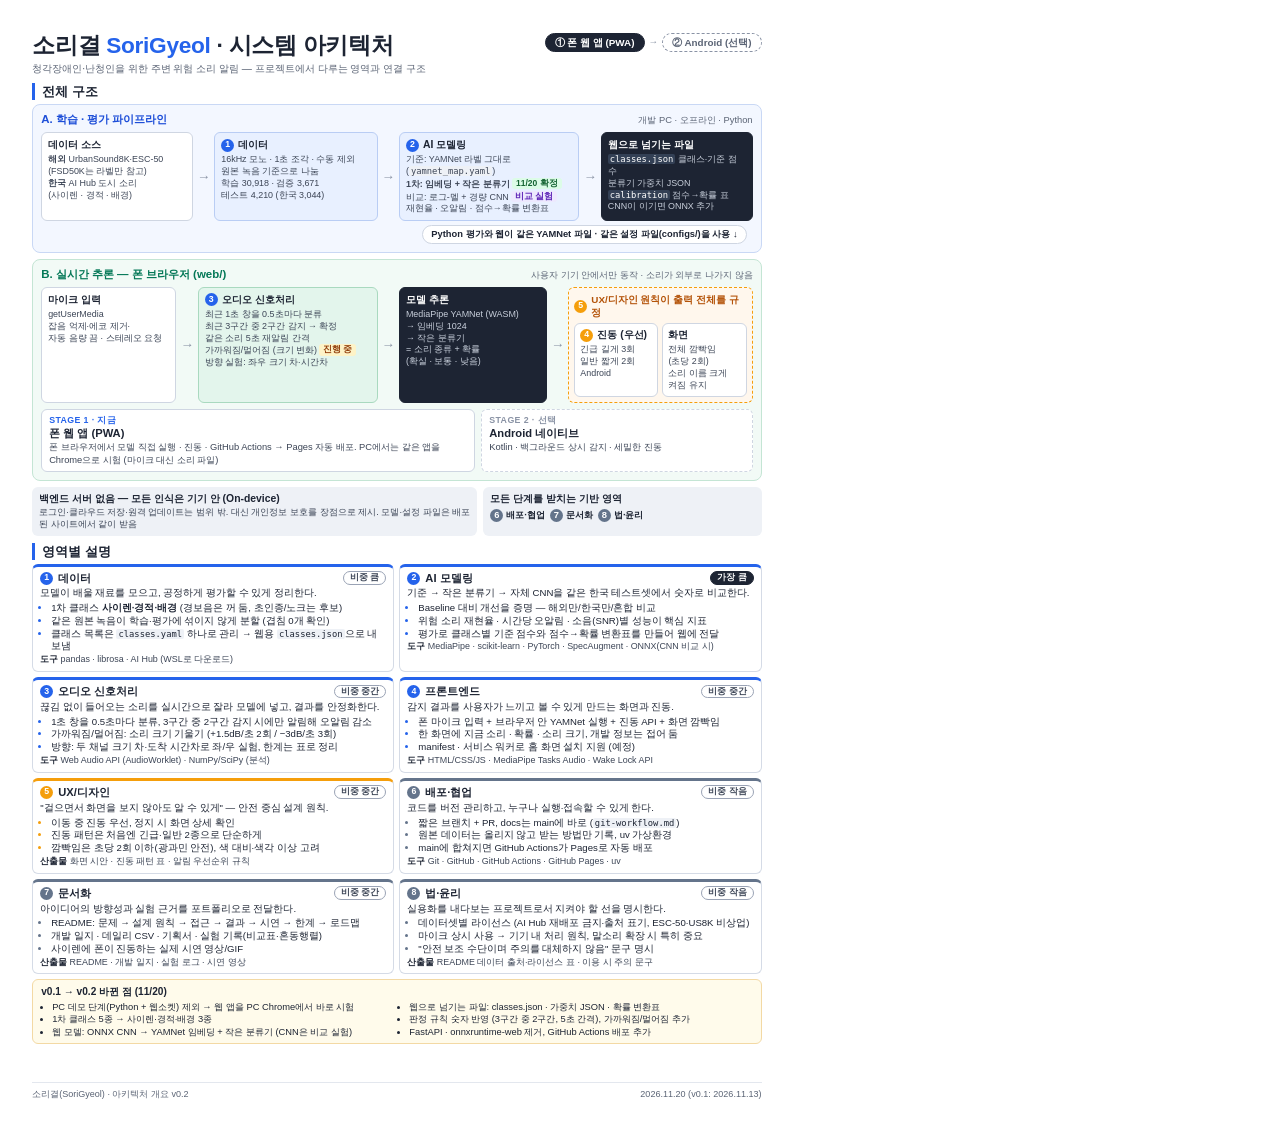
<file: docs/architecture.html>
<!doctype html>
<html lang="ko">
<head>
<meta charset="utf-8">
<title>소리결 시스템 아키텍처 v0.2</title>
<style>
  @page { size: A4; margin: 0; }
  * { box-sizing: border-box; }
  body {
    margin: 0; width: 210mm; height: 297mm; padding: 8mm 8.5mm 6mm;
    font-family: "Noto Sans CJK KR", "Noto Sans KR", "Malgun Gothic", sans-serif;
    font-size: 7.2pt; line-height: 1.33; color: #1d2433; background: #fff;
    display: flex; flex-direction: column;
  }
  b, strong { font-weight: 700; }
  .top { display: flex; justify-content: space-between; align-items: flex-start; }
  h1 { margin: 0; font-size: 17pt; font-weight: 800; letter-spacing: -0.3px; }
  h1 .en { color: #2563eb; }
  .sub { color: #5b6475; margin-top: 2px; font-size: 7.6pt; }
  .chips { display: flex; align-items: center; gap: 4px; margin-top: 3px; white-space: nowrap; }
  .chip { border: 1.2px solid #1d2433; border-radius: 99px; padding: 2px 9px; font-weight: 700; font-size: 7.4pt; }
  .chip.on { background: #1d2433; color: #fff; }
  .chip.opt { border-style: dashed; color: #5b6475; border-color: #8a93a5; }
  .arrow { color: #8a93a5; }
  h2 { font-size: 9.6pt; margin: 7px 0 4px; padding-left: 7px; border-left: 3px solid #2563eb; }
  .panel { border: 1px solid #d5dbe6; border-radius: 8px; padding: 7px 8px 8px; }
  .panel + .panel { margin-top: 6px; }
  .panel.a { background: #f3f7ff; border-color: #c9d8f5; }
  .panel.b { background: #f2faf6; border-color: #c4e5d4; }
  .ph { display: flex; justify-content: space-between; align-items: baseline; margin-bottom: 5px; }
  .ph .t { font-weight: 800; font-size: 8.6pt; }
  .panel.a .ph .t { color: #1d4ed8; }
  .panel.b .ph .t { color: #047857; }
  .ph .m { color: #5b6475; font-size: 7pt; }
  .flow { display: flex; align-items: stretch; gap: 0; }
  .flow .ar { display: flex; align-items: center; padding: 0 4px; color: #8a93a5; font-size: 10pt; }
  .box { background: #fff; border: 1px solid #cfd6e2; border-radius: 6px; padding: 5px 6px; flex: 1; }
  .box .n { font-weight: 800; font-size: 7.8pt; margin-bottom: 2px; display: flex; align-items: center; gap: 4px; }
  .box .d { color: #3c4556; font-size: 6.7pt; }
  .num { display: inline-flex; width: 13px; height: 13px; border-radius: 50%; background: #2563eb; color: #fff;
         font-size: 6.6pt; font-weight: 800; align-items: center; justify-content: center; flex: none; }
  .box.dark { background: #1d2433; border-color: #1d2433; color: #fff; }
  .box.dark .d { color: #c9d0dc; }
  .box.tint-blue { background: #e8f0ff; border-color: #b9cdf4; }
  .box.tint-green { background: #e3f5ec; border-color: #a9d9bf; }
  .box.ux { background: #fff7ed; border: 1.2px dashed #f59e0b; flex: 1.35; padding: 5px; }
  .box.ux .uxh { font-weight: 800; color: #b45309; font-size: 7.4pt; margin-bottom: 4px; display: flex; gap: 4px; align-items: center; }
  .ux .row { display: flex; gap: 4px; }
  .ux .row .box { padding: 4px 5px; }
  .num.o { background: #f59e0b; }
  .bridge { display: flex; justify-content: flex-end; margin: 4px 6px 0 0; }
  .bridge span { background: #fff; border: 1px solid #cfd6e2; border-radius: 99px; padding: 2px 8px; font-weight: 700; font-size: 7pt; }
  .tag { display: inline-block; font-size: 6.4pt; font-weight: 700; border-radius: 3px; padding: 0 4px; margin-left: 2px; vertical-align: 1px; }
  .tag.new { background: #dcfce7; color: #166534; }
  .tag.cmp { background: #ede9fe; color: #5b21b6; }
  .tag.wip { background: #fef3c7; color: #92400e; }
  .stages { display: grid; grid-template-columns: 1.6fr 1fr; gap: 6px; margin-top: 6px; }
  .stage { background: #fff; border: 1px solid #cfd6e2; border-radius: 6px; padding: 5px 7px; }
  .stage .k { color: #2563eb; font-weight: 800; font-size: 6.6pt; letter-spacing: .4px; }
  .stage .t { font-weight: 800; font-size: 8.4pt; }
  .stage .d { color: #3c4556; font-size: 7pt; }
  .stage.opt { border-style: dashed; }
  .stage.opt .k { color: #8a93a5; }
  .base { display: grid; grid-template-columns: 1.6fr 1fr; gap: 6px; margin-top: 6px; }
  .base > div { border-radius: 6px; padding: 5px 7px; background: #eef1f6; }
  .base .t { font-weight: 800; font-size: 7.8pt; }
  .base .d { color: #3c4556; font-size: 7pt; }
  .pills { display: flex; gap: 5px; margin-top: 3px; flex-wrap: wrap; }
  .pills span { display: inline-flex; align-items: center; gap: 3px; font-weight: 700; font-size: 7pt; }
  .num.g { background: #64748b; }
  .grid { display: grid; grid-template-columns: 1fr 1fr; gap: 5px; }
  .card { border: 1px solid #d5dbe6; border-top: 3px solid #2563eb; border-radius: 6px; padding: 4px 7px 5px; }
  .card.o { border-top-color: #f59e0b; }
  .card.g { border-top-color: #64748b; }
  .card .h { display: flex; justify-content: space-between; align-items: center; }
  .card .h .t { font-weight: 800; font-size: 8.4pt; display: flex; gap: 5px; align-items: center; }
  .w { font-size: 6.6pt; font-weight: 700; border: 1px solid #9aa3b5; border-radius: 99px; padding: 0 6px; color: #3c4556; }
  .w.big { background: #1d2433; color: #fff; border-color: #1d2433; }
  .card .lead { margin: 2px 0 2px; }
  .card ul { margin: 0; padding-left: 11px; }
  .card li { margin: 0; }
  .card li::marker { color: #2563eb; }
  .card.o li::marker { color: #f59e0b; }
  .card.g li::marker { color: #64748b; }
  .card .tools { margin-top: 1px; color: #3c4556; font-size: 6.7pt; }
  .card .tools b { color: #1d2433; }
  .changes { margin-top: 5px; border: 1px solid #f3d9a4; background: #fffbeb; border-radius: 6px; padding: 5px 8px; font-size: 7pt; }
  .changes b.t { font-size: 7.6pt; }
  .changes ul { margin: 2px 0 0; padding-left: 11px; columns: 2; column-gap: 14px; }
  .foot { margin-top: auto; padding-top: 5px; border-top: 1px solid #e3e7ee; display: flex; justify-content: space-between; color: #5b6475; font-size: 6.8pt; }
  code { font-family: "DejaVu Sans Mono", monospace; font-size: 6.6pt; background: #eef1f6; padding: 0 2px; border-radius: 2px; }
  .box.dark code { background: #334055; color: #fff; }
</style>
</head>
<body>

<div class="top">
  <div>
    <h1>소리결 <span class="en">SoriGyeol</span> · 시스템 아키텍처</h1>
    <div class="sub">청각장애인·난청인을 위한 주변 위험 소리 알림 — 프로젝트에서 다루는 영역과 연결 구조</div>
  </div>
  <div class="chips">
    <span class="chip on">① 폰 웹 앱 (PWA)</span><span class="arrow">→</span><span class="chip opt">② Android (선택)</span>
  </div>
</div>

<h2>전체 구조</h2>

<div class="panel a">
  <div class="ph"><span class="t">A. 학습 · 평가 파이프라인</span><span class="m">개발 PC · 오프라인 · Python</span></div>
  <div class="flow">
    <div class="box" style="flex:1.2">
      <div class="n">데이터 소스</div>
      <div class="d"><b>해외</b> UrbanSound8K·ESC-50<br>(FSD50K는 라벨만 참고)<br><b>한국</b> AI Hub 도시 소리<br>(사이렌 · 경적 · 배경)</div>
    </div>
    <div class="ar">→</div>
    <div class="box tint-blue" style="flex:1.3">
      <div class="n"><span class="num">1</span>데이터</div>
      <div class="d">16kHz 모노 · 1초 조각 · 수동 제외<br>원본 녹음 기준으로 나눔<br>학습 30,918 · 검증 3,671<br>테스트 4,210 (한국 3,044)</div>
    </div>
    <div class="ar">→</div>
    <div class="box tint-blue" style="flex:1.45">
      <div class="n"><span class="num">2</span>AI 모델링</div>
      <div class="d">기준: YAMNet 라벨 그대로 (<code>yamnet_map.yaml</code>)<br><b>1차: 임베딩 + 작은 분류기</b><span class="tag new">11/20 확정</span><br>비교: 로그-멜 + 경량 CNN<span class="tag cmp">비교 실험</span><br>재현율 · 오알림 · 점수→확률 변환표</div>
    </div>
    <div class="ar">→</div>
    <div class="box dark" style="flex:1.2">
      <div class="n">웹으로 넘기는 파일</div>
      <div class="d"><code>classes.json</code> 클래스·기준 점수<br>분류기 가중치 JSON<br><code>calibration</code> 점수→확률 표<br>CNN이 이기면 ONNX 추가</div>
    </div>
  </div>
  <div class="bridge"><span>Python 평가와 웹이 같은 YAMNet 파일 · 같은 설정 파일(configs/)을 사용 ↓</span></div>
</div>

<div class="panel b">
  <div class="ph"><span class="t">B. 실시간 추론 — 폰 브라우저 (web/)</span><span class="m">사용자 기기 안에서만 동작 · 소리가 외부로 나가지 않음</span></div>
  <div class="flow">
    <div class="box" style="flex:0.95">
      <div class="n">마이크 입력</div>
      <div class="d">getUserMedia<br>잡음 억제·에코 제거·<br>자동 음량 끔 · 스테레오 요청</div>
    </div>
    <div class="ar">→</div>
    <div class="box tint-green" style="flex:1.3">
      <div class="n"><span class="num">3</span>오디오 신호처리</div>
      <div class="d">최근 1초 창을 0.5초마다 분류<br>최근 3구간 중 2구간 감지 → 확정<br>같은 소리 5초 재알림 간격<br>가까워짐/멀어짐 (크기 변화)<span class="tag wip">진행 중</span><br>방향 실험: 좌우 크기 차·시간차</div>
    </div>
    <div class="ar">→</div>
    <div class="box dark" style="flex:1.05">
      <div class="n">모델 추론</div>
      <div class="d">MediaPipe YAMNet (WASM)<br>→ 임베딩 1024<br>→ 작은 분류기<br>= 소리 종류 + 확률<br>(확실 · 보통 · 낮음)</div>
    </div>
    <div class="ar">→</div>
    <div class="box ux">
      <div class="uxh"><span class="num o">5</span>UX/디자인 원칙이 출력 전체를 규정</div>
      <div class="row">
        <div class="box"><div class="n"><span class="num o">4</span>진동 (우선)</div><div class="d">긴급 길게 3회<br>일반 짧게 2회<br>Android</div></div>
        <div class="box"><div class="n">화면</div><div class="d">전체 깜빡임<br>(초당 2회)<br>소리 이름 크게<br>켜짐 유지</div></div>
      </div>
    </div>
  </div>
  <div class="stages">
    <div class="stage">
      <div class="k">STAGE 1 · 지금</div>
      <div class="t">폰 웹 앱 (PWA)</div>
      <div class="d">폰 브라우저에서 모델 직접 실행 · 진동 · GitHub Actions → Pages 자동 배포. PC에서는 같은 앱을 Chrome으로 시험 (마이크 대신 소리 파일)</div>
    </div>
    <div class="stage opt">
      <div class="k">STAGE 2 · 선택</div>
      <div class="t">Android 네이티브</div>
      <div class="d">Kotlin · 백그라운드 상시 감지 · 세밀한 진동</div>
    </div>
  </div>
</div>

<div class="base">
  <div>
    <div class="t">백엔드 서버 없음 — 모든 인식은 기기 안 (On-device)</div>
    <div class="d">로그인·클라우드 저장·원격 업데이트는 범위 밖. 대신 개인정보 보호를 장점으로 제시. 모델·설정 파일은 배포된 사이트에서 같이 받음</div>
  </div>
  <div>
    <div class="t">모든 단계를 받치는 기반 영역</div>
    <div class="pills"><span><span class="num g">6</span>배포·협업</span><span><span class="num g">7</span>문서화</span><span><span class="num g">8</span>법·윤리</span></div>
  </div>
</div>

<h2>영역별 설명</h2>
<div class="grid">
  <div class="card">
    <div class="h"><span class="t"><span class="num">1</span>데이터</span><span class="w">비중 큼</span></div>
    <div class="lead">모델이 배울 재료를 모으고, 공정하게 평가할 수 있게 정리한다.</div>
    <ul>
      <li>1차 클래스 <b>사이렌·경적·배경</b> (경보음은 꺼 둠, 초인종/노크는 후보)</li>
      <li>같은 원본 녹음이 학습·평가에 섞이지 않게 분할 (겹침 0개 확인)</li>
      <li>클래스 목록은 <code>classes.yaml</code> 하나로 관리 → 웹용 <code>classes.json</code>으로 내보냄</li>
    </ul>
    <div class="tools"><b>도구</b> pandas · librosa · AI Hub (WSL로 다운로드)</div>
  </div>
  <div class="card">
    <div class="h"><span class="t"><span class="num">2</span>AI 모델링</span><span class="w big">가장 큼</span></div>
    <div class="lead">기준 → 작은 분류기 → 자체 CNN을 같은 한국 테스트셋에서 숫자로 비교한다.</div>
    <ul>
      <li>Baseline 대비 개선을 증명 — 해외만/한국만/혼합 비교</li>
      <li>위험 소리 재현율 · 시간당 오알림 · 소음(SNR)별 성능이 핵심 지표</li>
      <li>평가로 클래스별 기준 점수와 점수→확률 변환표를 만들어 웹에 전달</li>
    </ul>
    <div class="tools"><b>도구</b> MediaPipe · scikit-learn · PyTorch · SpecAugment · ONNX(CNN 비교 시)</div>
  </div>
  <div class="card">
    <div class="h"><span class="t"><span class="num">3</span>오디오 신호처리</span><span class="w">비중 중간</span></div>
    <div class="lead">끊김 없이 들어오는 소리를 실시간으로 잘라 모델에 넣고, 결과를 안정화한다.</div>
    <ul>
      <li>1초 창을 0.5초마다 분류, 3구간 중 2구간 감지 시에만 알림해 오알림 감소</li>
      <li>가까워짐/멀어짐: 소리 크기 기울기 (+1.5dB/초 2회 / −3dB/초 3회)</li>
      <li>방향: 두 채널 크기 차·도착 시간차로 좌/우 실험, 한계는 표로 정리</li>
    </ul>
    <div class="tools"><b>도구</b> Web Audio API (AudioWorklet) · NumPy/SciPy (분석)</div>
  </div>
  <div class="card">
    <div class="h"><span class="t"><span class="num">4</span>프론트엔드</span><span class="w">비중 중간</span></div>
    <div class="lead">감지 결과를 사용자가 느끼고 볼 수 있게 만드는 화면과 진동.</div>
    <ul>
      <li>폰 마이크 입력 + 브라우저 안 YAMNet 실행 + 진동 API + 화면 깜빡임</li>
      <li>한 화면에 지금 소리 · 확률 · 소리 크기, 개발 정보는 접어 둠</li>
      <li>manifest · 서비스 워커로 홈 화면 설치 지원 (예정)</li>
    </ul>
    <div class="tools"><b>도구</b> HTML/CSS/JS · MediaPipe Tasks Audio · Wake Lock API</div>
  </div>
  <div class="card o">
    <div class="h"><span class="t"><span class="num o">5</span>UX/디자인</span><span class="w">비중 중간</span></div>
    <div class="lead">"걸으면서 화면을 보지 않아도 알 수 있게" — 안전 중심 설계 원칙.</div>
    <ul>
      <li>이동 중 진동 우선, 정지 시 화면 상세 확인</li>
      <li>진동 패턴은 처음엔 긴급·일반 2종으로 단순하게</li>
      <li>깜빡임은 초당 2회 이하(광과민 안전), 색 대비·색각 이상 고려</li>
    </ul>
    <div class="tools"><b>산출물</b> 화면 시안 · 진동 패턴 표 · 알림 우선순위 규칙</div>
  </div>
  <div class="card g">
    <div class="h"><span class="t"><span class="num g">6</span>배포·협업</span><span class="w">비중 작음</span></div>
    <div class="lead">코드를 버전 관리하고, 누구나 실행·접속할 수 있게 한다.</div>
    <ul>
      <li>짧은 브랜치 + PR, docs는 main에 바로 (<code>git-workflow.md</code>)</li>
      <li>원본 데이터는 올리지 않고 받는 방법만 기록, uv 가상환경</li>
      <li>main에 합쳐지면 GitHub Actions가 Pages로 자동 배포</li>
    </ul>
    <div class="tools"><b>도구</b> Git · GitHub · GitHub Actions · GitHub Pages · uv</div>
  </div>
  <div class="card g">
    <div class="h"><span class="t"><span class="num g">7</span>문서화</span><span class="w">비중 중간</span></div>
    <div class="lead">아이디어의 방향성과 실험 근거를 포트폴리오로 전달한다.</div>
    <ul>
      <li>README: 문제 → 설계 원칙 → 접근 → 결과 → 시연 → 한계 → 로드맵</li>
      <li>개발 일지 · 데일리 CSV · 기획서 · 실험 기록(비교표·혼동행렬)</li>
      <li>사이렌에 폰이 진동하는 실제 시연 영상/GIF</li>
    </ul>
    <div class="tools"><b>산출물</b> README · 개발 일지 · 실험 로그 · 시연 영상</div>
  </div>
  <div class="card g">
    <div class="h"><span class="t"><span class="num g">8</span>법·윤리</span><span class="w">비중 작음</span></div>
    <div class="lead">실용화를 내다보는 프로젝트로서 지켜야 할 선을 명시한다.</div>
    <ul>
      <li>데이터셋별 라이선스 (AI Hub 재배포 금지·출처 표기, ESC-50·US8K 비상업)</li>
      <li>마이크 상시 사용 → 기기 내 처리 원칙, 말소리 확장 시 특히 중요</li>
      <li>"안전 보조 수단이며 주의를 대체하지 않음" 문구 명시</li>
    </ul>
    <div class="tools"><b>산출물</b> README 데이터 출처·라이선스 표 · 이용 시 주의 문구</div>
  </div>
</div>

<div class="changes">
  <b class="t">v0.1 → v0.2 바뀐 점 (11/20)</b>
  <ul>
    <li>PC 데모 단계(Python + 웹소켓) 제외 → 웹 앱을 PC Chrome에서 바로 시험</li>
    <li>1차 클래스 5종 → 사이렌·경적·배경 3종</li>
    <li>웹 모델: ONNX CNN → YAMNet 임베딩 + 작은 분류기 (CNN은 비교 실험)</li>
    <li>웹으로 넘기는 파일: classes.json · 가중치 JSON · 확률 변환표</li>
    <li>판정 규칙 숫자 반영 (3구간 중 2구간, 5초 간격), 가까워짐/멀어짐 추가</li>
    <li>FastAPI · onnxruntime-web 제거, GitHub Actions 배포 추가</li>
  </ul>
</div>

<div class="foot"><span>소리결(SoriGyeol) · 아키텍처 개요 v0.2</span><span>2026.11.20 (v0.1: 2026.11.13)</span></div>
</body>
</html>
</file>
